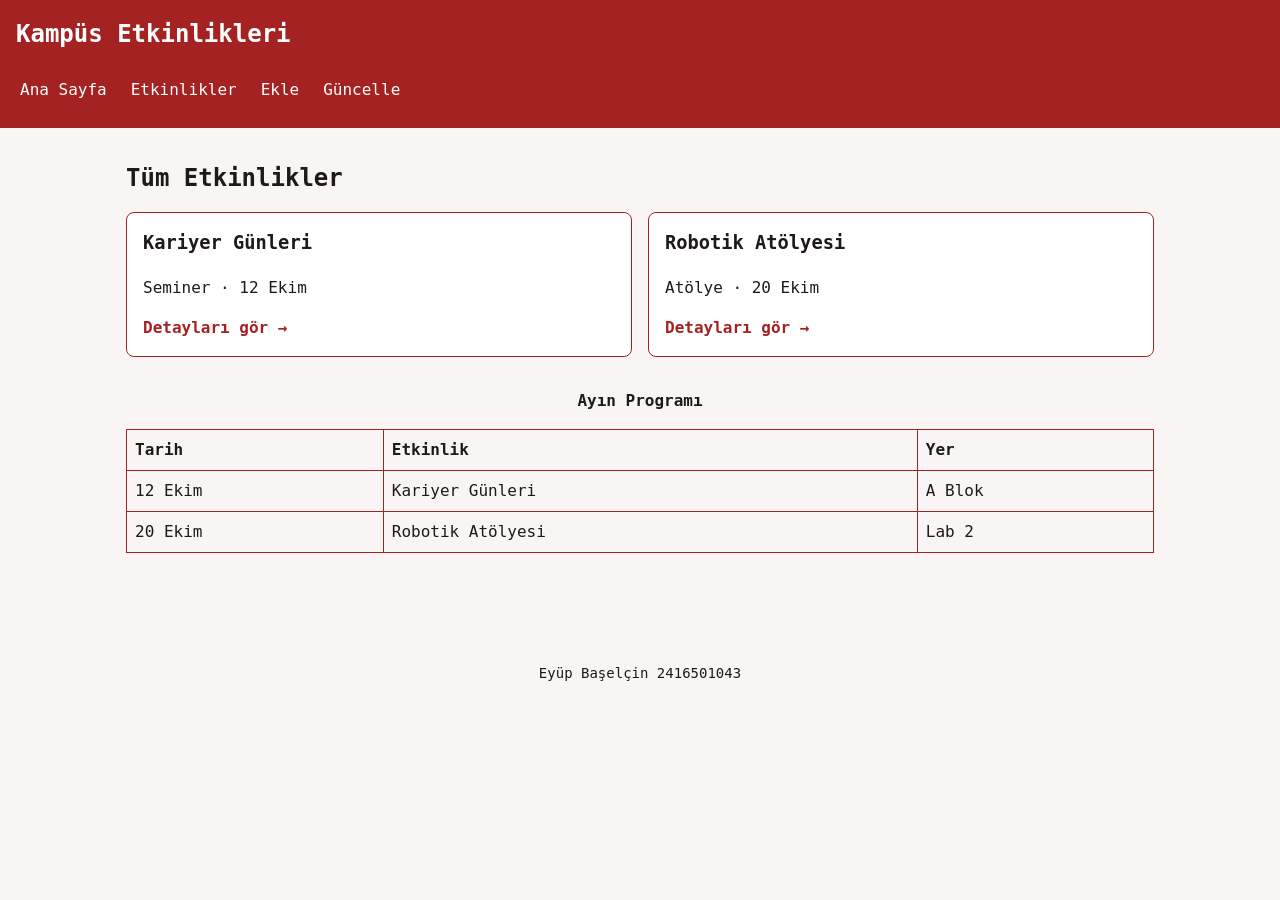
<file: index.html>
<!DOCTYPE html>
<html lang="tr">
<head>
  <meta charset="UTF-8">
  <meta name="viewport" content="width=device-width, initial-scale=1.0">
  <title>Kampüs Etkinlikleri</title>
  <link rel="stylesheet" href="2416501043.css">
</head>
<body class="ana-sayfa">
  <header>
    <h1>Kampüs Etkinlikleri</h1>
    <nav>
      <a href="index.html" aria-current="page">Ana Sayfa</a>
      <a href="etkinlikler.html">Etkinlikler</a>
      <a href="etkinlik-ekle.html">Ekle</a>
      <a href="etkinlik-guncelle.html">Güncelle</a>
    </nav>
  </header>

  <main>
    <h2>Tüm Etkinlikler</h2>
    <section id="etkinlik-listesi" class="etkinlik-listesi" data-limit="2" data-compact="true" aria-label="Yaklaşan etkinlikler"></section>

    <table>
      <caption>Ayın Programı</caption>
      <colgroup>
        <col class="program-tarih">
        <col class="program-etkinlik">
        <col class="program-yer">
      </colgroup>
      <thead>
        <tr>
          <th scope="col">Tarih</th>
          <th scope="col">Etkinlik</th>
          <th scope="col">Yer</th>
        </tr>
      </thead>
      <tbody id="ayin-programi"></tbody>
    </table>
  </main>

  <footer>
    <p>Eyüp Başelçin 2416501043</p>
  </footer>
  <script type="module" src="event-list.js"></script>
</body>
</html>
</file>
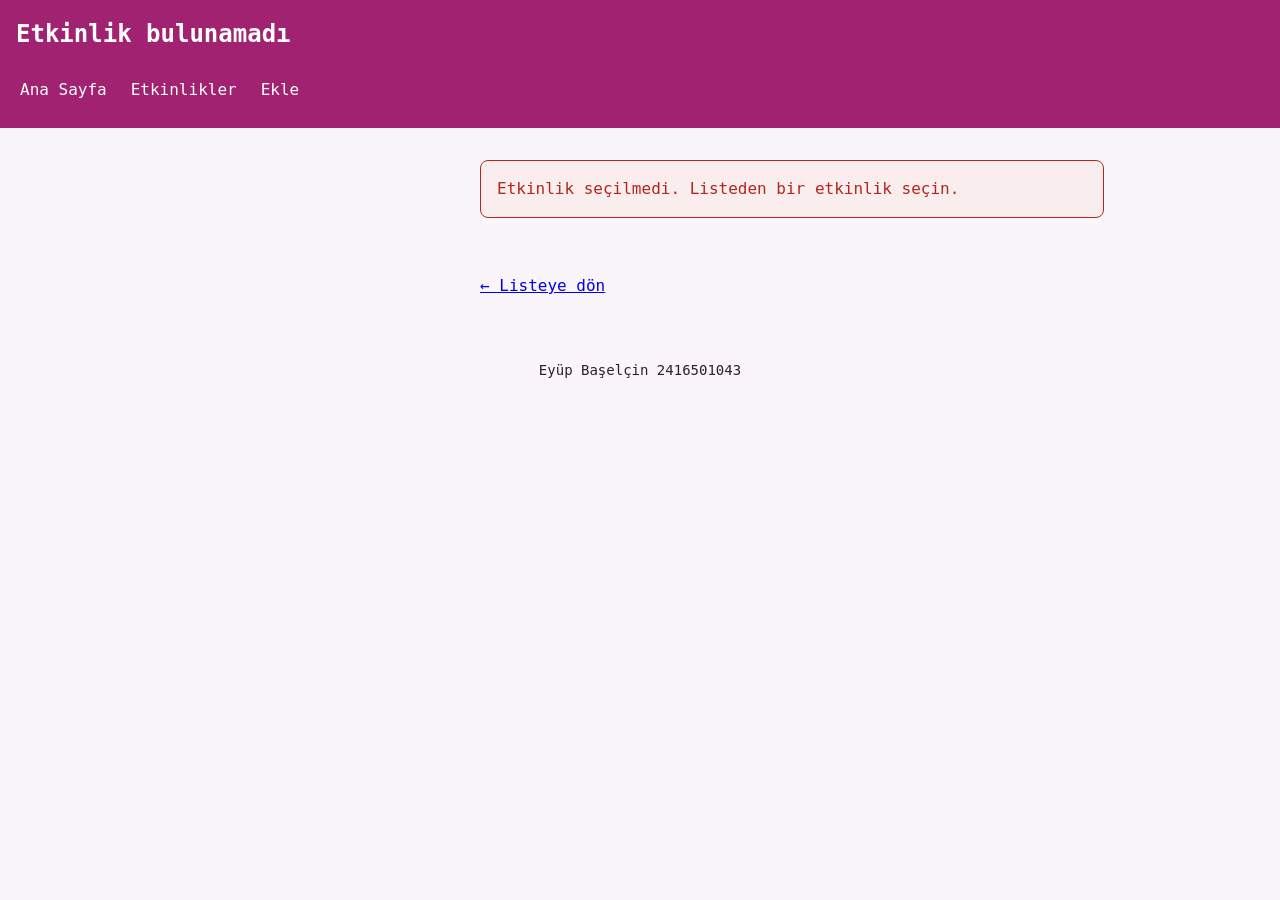
<file: etkinlik-detay.html>
<!DOCTYPE html>
<html lang="tr">
<head>
  <meta charset="UTF-8">
  <meta name="viewport" content="width=device-width, initial-scale=1.0">
  <title>Etkinlik Detayları</title>
  <link rel="stylesheet" href="2416501043.css">
</head>
<body>
  <header>
    <h1>Etkinlik Detayları</h1>
    <nav>
      <a href="index.html">Ana Sayfa</a>
      <a href="etkinlikler.html">Etkinlikler</a>
      <a href="etkinlik-ekle.html">Ekle</a>
    </nav>
  </header>

  <main>
    <article id="detay" class="etkinlik-detay" aria-live="polite"></article>
  </main>

  <footer>
    <p>Eyüp Başelçin 2416501043</p>
  </footer>
  <script type="module" src="event-detail.js"></script>
</body>
</html>
</file>
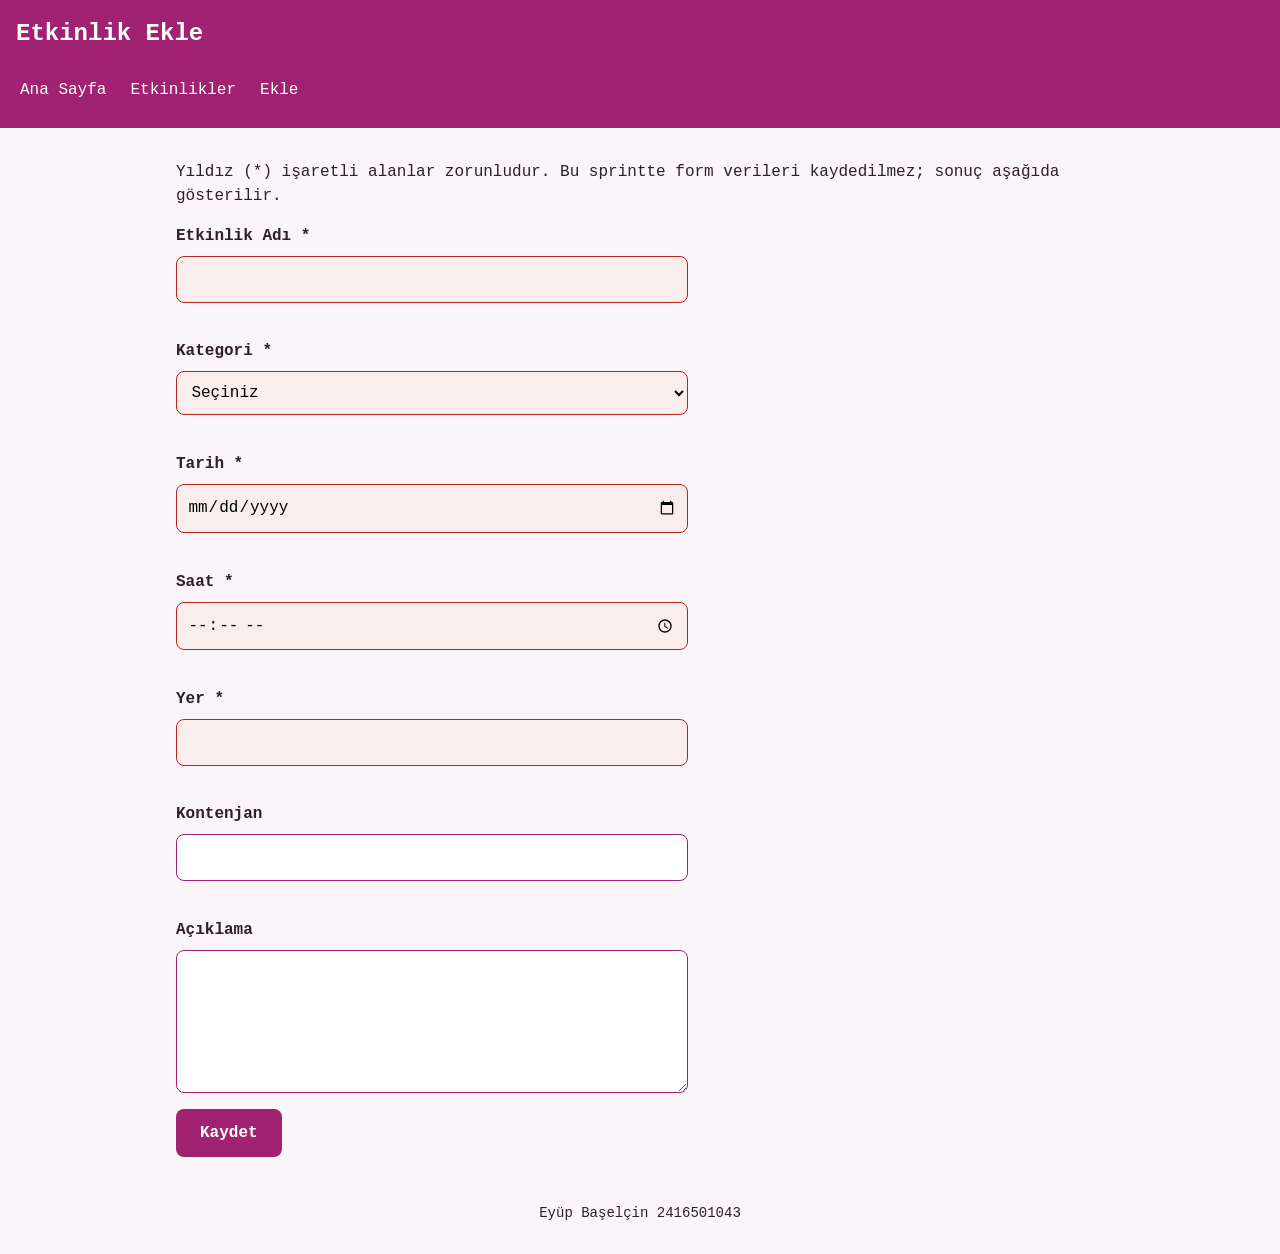
<file: etkinlik-ekle.html>
<!DOCTYPE html>
<html lang="tr">
<head>
  <meta charset="UTF-8">
  <meta name="viewport" content="width=device-width, initial-scale=1.0">
  <title>Etkinlik Ekle</title>
  <link rel="stylesheet" href="2416501043.css">
</head>
<body>
  <header>
    <h1>Etkinlik Ekle</h1>
    <nav>
      <a href="index.html">Ana Sayfa</a>
      <a href="etkinlikler.html">Etkinlikler</a>
      <a href="etkinlik-ekle.html">Ekle</a>
    </nav>
  </header>

  <main>
    <p>Yıldız (*) işaretli alanlar zorunludur. Bu sprintte form verileri kaydedilmez; sonuç aşağıda gösterilir.</p>
    <form id="etkinlik-formu" data-mode="ekle" novalidate>
      <div class="form-alani">
        <label for="ad">Etkinlik Adı *</label>
        <input type="text" id="ad" name="ad" minlength="3" required aria-describedby="ad-hata">
        <small id="ad-hata" class="alan-hatasi"></small>
      </div>

      <div class="form-alani">
        <label for="kategori">Kategori *</label>
        <select id="kategori" name="kategori" required aria-describedby="kategori-hata">
          <option value="" selected>Seçiniz</option>
          <option value="Seminer">Seminer</option>
          <option value="Atölye">Atölye</option>
          <option value="Söyleşi">Söyleşi</option>
          <option value="Yarışma">Yarışma</option>
          <option value="Konferans">Konferans</option>
          <option value="Sosyal">Sosyal</option>
        </select>
        <small id="kategori-hata" class="alan-hatasi"></small>
      </div>

      <div class="form-alani">
        <label for="tarih">Tarih *</label>
        <input type="date" id="tarih" name="tarih" required aria-describedby="tarih-hata">
        <small id="tarih-hata" class="alan-hatasi"></small>
      </div>

      <div class="form-alani">
        <label for="saat">Saat *</label>
        <input type="time" id="saat" name="saat" required aria-describedby="saat-hata">
        <small id="saat-hata" class="alan-hatasi"></small>
      </div>

      <div class="form-alani">
        <label for="yer">Yer *</label>
        <input type="text" id="yer" name="yer" required aria-describedby="yer-hata">
        <small id="yer-hata" class="alan-hatasi"></small>
      </div>

      <div class="form-alani">
        <label for="kontenjan">Kontenjan</label>
        <input type="number" id="kontenjan" name="kontenjan" min="1" max="1000" aria-describedby="kontenjan-hata">
        <small id="kontenjan-hata" class="alan-hatasi"></small>
      </div>

      <div class="form-alani">
        <label for="aciklama">Açıklama</label>
        <textarea id="aciklama" name="aciklama" rows="5"></textarea>
      </div>

      <button type="submit">Kaydet</button>
    </form>
    <div id="form-mesaj" aria-live="polite"></div>
  </main>

  <footer>
    <p>Eyüp Başelçin 2416501043</p>
  </footer>
  <script type="module" src="event-form.js"></script>
</body>
</html>
</file>
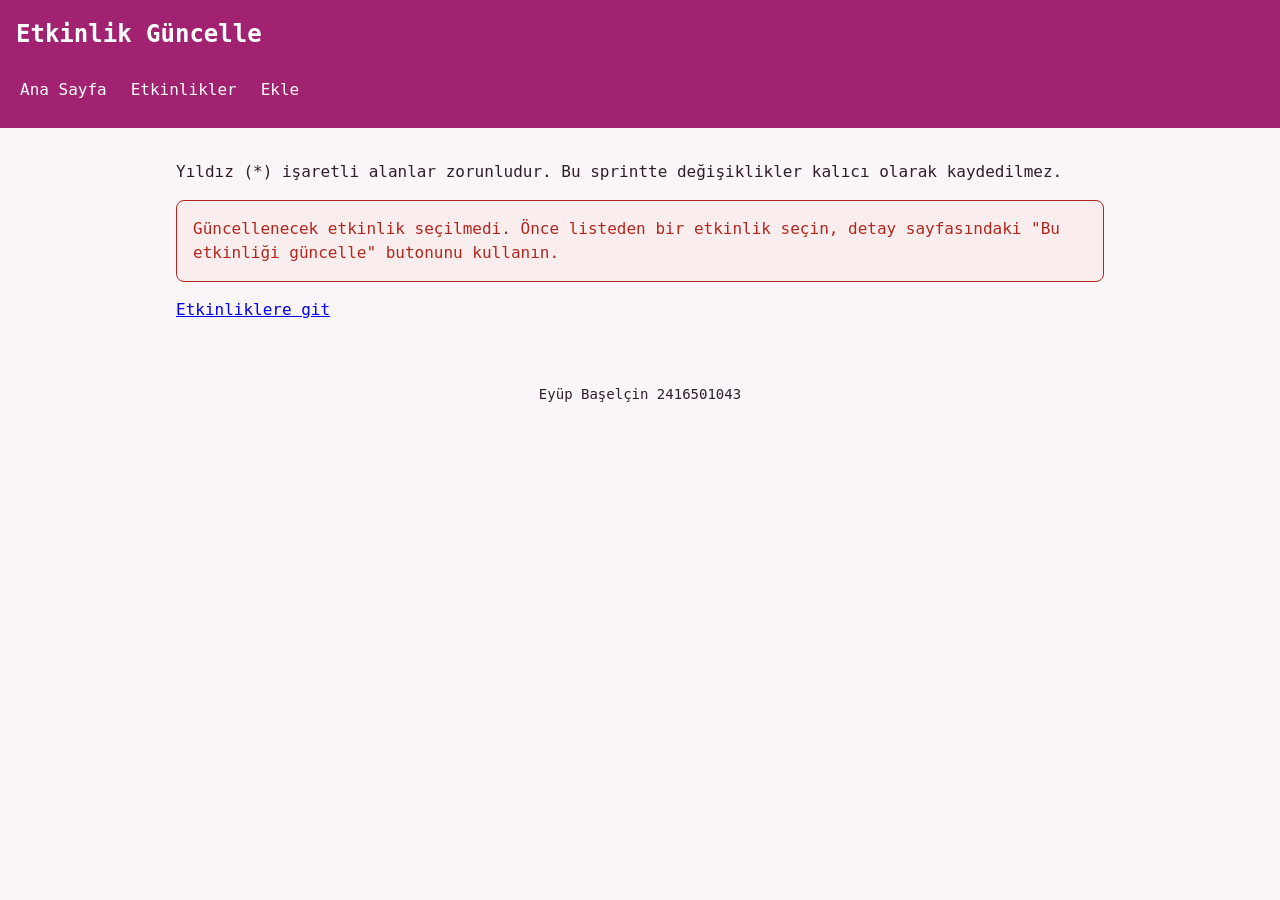
<file: etkinlik-guncelle.html>
<!DOCTYPE html>
<html lang="tr">
<head>
  <meta charset="UTF-8">
  <meta name="viewport" content="width=device-width, initial-scale=1.0">
  <title>Etkinlik Güncelle</title>
  <link rel="stylesheet" href="2416501043.css">
</head>
<body>
  <header>
    <h1>Etkinlik Güncelle</h1>
    <nav>
      <a href="index.html">Ana Sayfa</a>
      <a href="etkinlikler.html">Etkinlikler</a>
      <a href="etkinlik-ekle.html">Ekle</a>
    </nav>
  </header>

  <main>
    <p>Yıldız (*) işaretli alanlar zorunludur. Bu sprintte değişiklikler kalıcı olarak kaydedilmez.</p>
    <form id="etkinlik-formu" data-mode="guncelle" novalidate>
      <div class="form-alani">
        <label for="ad">Etkinlik Adı *</label>
        <input type="text" id="ad" name="ad" minlength="3" required aria-describedby="ad-hata">
        <small id="ad-hata" class="alan-hatasi"></small>
      </div>

      <div class="form-alani">
        <label for="kategori">Kategori *</label>
        <select id="kategori" name="kategori" required aria-describedby="kategori-hata">
          <option value="">Seçiniz</option>
          <option value="Seminer">Seminer</option>
          <option value="Atölye">Atölye</option>
          <option value="Söyleşi">Söyleşi</option>
          <option value="Yarışma">Yarışma</option>
          <option value="Konferans">Konferans</option>
          <option value="Sosyal">Sosyal</option>
        </select>
        <small id="kategori-hata" class="alan-hatasi"></small>
      </div>

      <div class="form-alani">
        <label for="tarih">Tarih *</label>
        <input type="date" id="tarih" name="tarih" required aria-describedby="tarih-hata">
        <small id="tarih-hata" class="alan-hatasi"></small>
      </div>

      <div class="form-alani">
        <label for="saat">Saat *</label>
        <input type="time" id="saat" name="saat" required aria-describedby="saat-hata">
        <small id="saat-hata" class="alan-hatasi"></small>
      </div>

      <div class="form-alani">
        <label for="yer">Yer *</label>
        <input type="text" id="yer" name="yer" required aria-describedby="yer-hata">
        <small id="yer-hata" class="alan-hatasi"></small>
      </div>

      <div class="form-alani">
        <label for="kontenjan">Kontenjan</label>
        <input type="number" id="kontenjan" name="kontenjan" min="1" max="1000" aria-describedby="kontenjan-hata">
        <small id="kontenjan-hata" class="alan-hatasi"></small>
      </div>

      <div class="form-alani">
        <label for="aciklama">Açıklama</label>
        <textarea id="aciklama" name="aciklama" rows="5"></textarea>
      </div>

      <button type="submit">Güncelle</button>
    </form>
    <div id="form-mesaj" aria-live="polite"></div>
  </main>

  <footer>
    <p>Eyüp Başelçin 2416501043</p>
  </footer>
  <script type="module" src="event-form.js"></script>
</body>
</html>
</file>
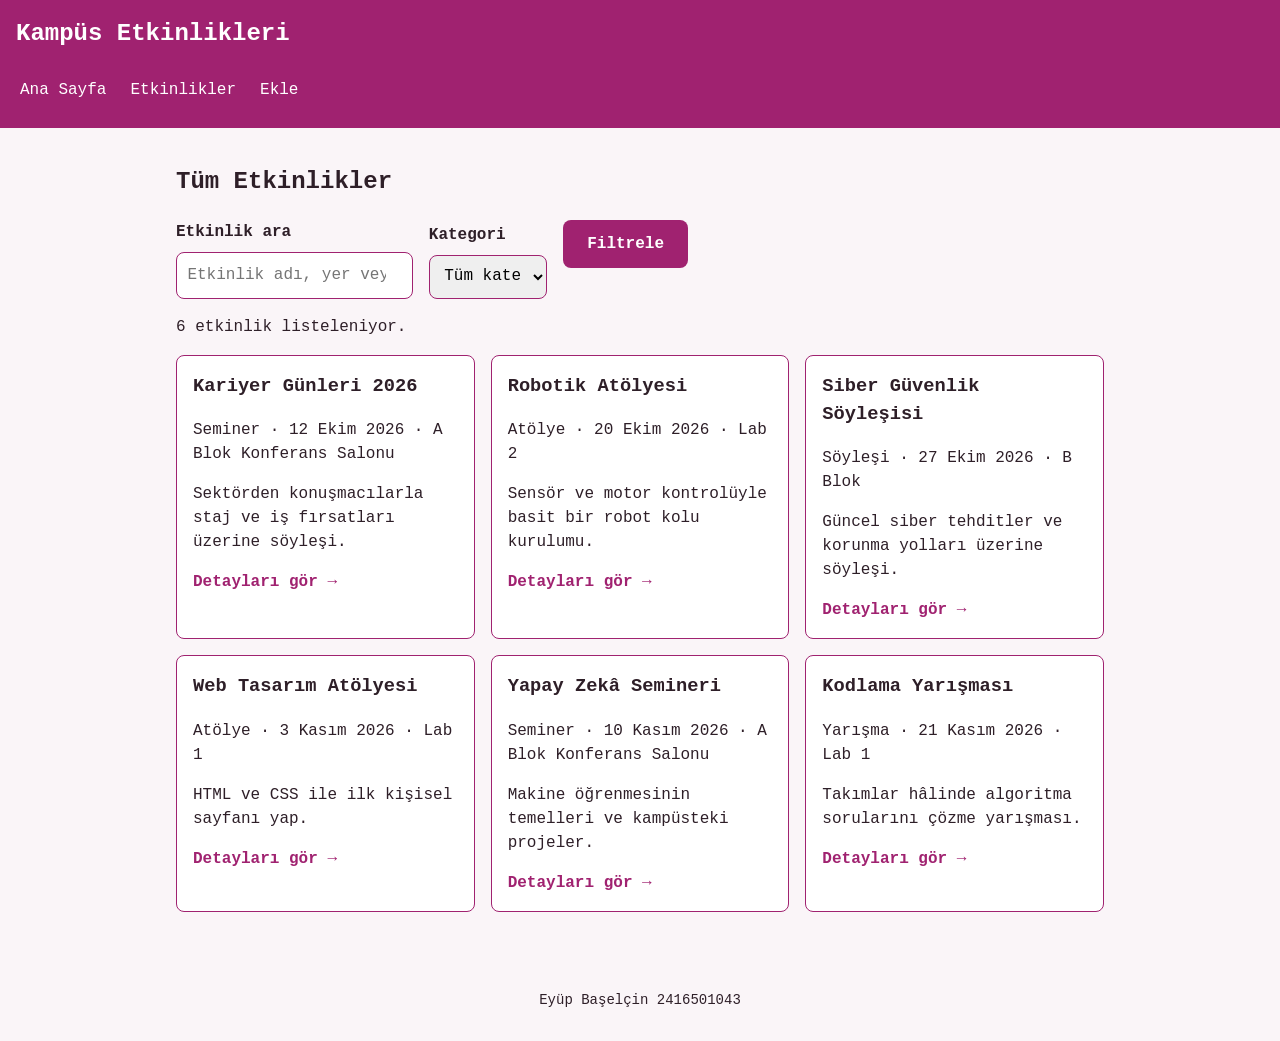
<file: etkinlikler.html>
<!DOCTYPE html>
<html lang="tr">
<head>
  <meta charset="UTF-8">
  <meta name="viewport" content="width=device-width, initial-scale=1.0">
  <title>Kampüs Etkinlikleri</title>
  <link rel="stylesheet" href="2416501043.css">
</head>
<body>
  <header>
    <h1>Kampüs Etkinlikleri</h1>
    <nav>
      <a href="index.html">Ana Sayfa</a>
      <a href="etkinlikler.html">Etkinlikler</a>
      <a href="etkinlik-ekle.html">Ekle</a>
    </nav>
  </header>

  <main>
    <h2>Tüm Etkinlikler</h2>

    <form id="filtre-formu" class="filtre-formu" role="search">
      <div class="form-alani">
        <label for="arama">Etkinlik ara</label>
        <input type="search" id="arama" name="arama" placeholder="Etkinlik adı, yer veya açıklama">
      </div>

      <div class="form-alani">
        <label for="kategori-filtre">Kategori</label>
        <select id="kategori-filtre" name="kategori">
          <option value="">Tüm kategoriler</option>
        </select>
      </div>

      <button type="submit">Filtrele</button>
    </form>

    <p id="sonuc" role="status" aria-live="polite"></p>
    <section id="etkinlik-listesi" class="etkinlik-listesi" aria-label="Etkinlikler"></section>
  </main>

  <footer>
    <p>Eyüp Başelçin 2416501043</p>
  </footer>
  <script type="module" src="event-list.js"></script>
</body>
</html>
</file>
<file: 2416501043.css>
/* Eyüp Başelçin — 2416501043 */
:root {
  --no: 2416501043;
  --ton: mod(var(--no), 360);
  --renk-ana: hsl(var(--ton) 65% 38%);
  --renk-zemin: hsl(var(--ton) 30% 97%);
  --renk-metin: hsl(var(--ton) 20% 15%);
  --renk-hata: #b3261e;
  --font: "Lucida Console", monospace;
  --bosluk-m: 1rem;
  --kose: 8px;
}

* {
  box-sizing: border-box;
}

body {
  margin: 0;
  font-family: var(--font);
  color: var(--renk-metin);
  background: var(--renk-zemin);
  line-height: 1.5;
  font-size: 1rem;
}

body.ana-sayfa {
  --renk-ana: #a52222;
  --renk-zemin: #faf5f5;
  --renk-metin: #1f1919;
}

img {
  max-width: 100%;
  height: auto;
}

table {
  max-width: 100%;
}

/* Header / nav */
header {
  background: var(--renk-ana);
  color: #fff;
  padding: var(--bosluk-m);
}

header h1 {
  margin: 0 0 var(--bosluk-m) 0;
  font-size: 1.5rem;
}

nav {
  display: flex;
  flex-wrap: wrap;
  gap: var(--bosluk-m);
}

nav a {
  color: #fff;
  text-decoration: none;
  padding: 0.5rem 0.25rem;
  min-height: 44px;
  display: inline-flex;
  align-items: center;
}

nav a:hover,
nav a:focus-visible {
  text-decoration: underline;
}

a:focus-visible,
button:focus-visible,
input:focus-visible,
select:focus-visible,
textarea:focus-visible {
  outline: 3px solid var(--renk-ana);
  outline-offset: 2px;
}

/* Main layout */
main {
  max-width: 960px;
  margin: 0 auto;
  padding: var(--bosluk-m);
}

body.ana-sayfa main {
  max-width: 1060px;
  padding: 2rem 1rem 3rem;
}

body.ana-sayfa main > h2 {
  margin-top: 0;
  margin-bottom: var(--bosluk-m);
}

body.ana-sayfa .program-tarih {
  width: 25%;
}

body.ana-sayfa .program-etkinlik {
  width: 52%;
}

body.ana-sayfa .program-yer {
  width: 23%;
}

footer {
  padding: var(--bosluk-m);
  text-align: center;
  font-size: 0.875rem;
  color: var(--renk-metin);
}

/* Etkinlik kartları */
section {
  display: grid;
  grid-template-columns: 1fr;
  gap: var(--bosluk-m);
  margin-bottom: calc(var(--bosluk-m) * 2);
}

section > article {
  background: #fff;
  border: 1px solid var(--renk-ana);
  border-radius: var(--kose);
  padding: var(--bosluk-m);
}

section > article h3 {
  margin-top: 0;
}

section > article a {
  color: var(--renk-ana);
  font-weight: bold;
  text-decoration: none;
}

section > article a:hover,
section > article a:focus-visible {
  text-decoration: underline;
}

.etkinlik-listesi > article {
  min-width: 0;
}

.etkinlik-detay > h2,
.etkinlik-detay > p {
  grid-column: 2;
}

.etkinlik-detay > .baglantilar {
  display: flex;
  flex-wrap: wrap;
  gap: var(--bosluk-m);
}

.filtre-formu {
  display: grid;
  grid-template-columns: 1fr;
  align-items: end;
  margin-bottom: var(--bosluk-m);
}

.form-alani {
  display: flex;
  flex-direction: column;
  gap: 0.25rem;
}

.form-alani label {
  font-weight: bold;
}

.alan-hatasi {
  min-height: 1.25em;
  color: var(--renk-hata);
}

.hata-kutusu,
.basari-kutusu {
  padding: var(--bosluk-m);
  border: 1px solid;
  border-radius: var(--kose);
  margin: var(--bosluk-m) 0;
}

.hata-kutusu {
  color: var(--renk-hata);
  border-color: var(--renk-hata);
  background: color-mix(in srgb, var(--renk-hata) 8%, #fff);
}

.basari-kutusu {
  color: #176b36;
  border-color: #2f8f4e;
  background: #effaf2;
}

.basari-kutusu pre {
  overflow-wrap: anywhere;
  white-space: pre-wrap;
}

input[aria-invalid="true"],
select[aria-invalid="true"] {
  border-color: var(--renk-hata);
}

@media (min-width: 700px) {
  section {
    grid-template-columns: repeat(auto-fit, minmax(240px, 1fr));
  }

  .filtre-formu {
    grid-template-columns: 2fr 1fr auto;
  }
}

/* Ayın Programı tablosu */
table {
  width: 100%;
  border-collapse: collapse;
  margin-bottom: calc(var(--bosluk-m) * 2);
}

table caption {
  font-weight: bold;
  padding-bottom: var(--bosluk-m);
  text-align: center;
}

table th,
table td {
  border: 1px solid var(--renk-ana);
  padding: 0.5rem;
  text-align: left;
}

/* Etkinlik detay: afiş + künye */
article > figure {
  margin: 0 0 var(--bosluk-m) 0;
}

article > dl {
  display: grid;
  grid-template-columns: auto 1fr;
  gap: 0.25rem var(--bosluk-m);
  margin: 0 0 var(--bosluk-m) 0;
}

article > dl dt {
  font-weight: bold;
}

article > dl dd {
  margin: 0;
}

@media (min-width: 700px) {
  main > article {
    display: grid;
    grid-template-columns: 280px 1fr;
    gap: calc(var(--bosluk-m) * 1.5);
    align-items: start;
  }

  main > article > figure,
  main > article > dl,
  main > article > a {
    grid-column: 2;
  }

  main > article > figure {
    grid-column: 1;
    grid-row: 1 / span 3;
  }
}

/* Formlar */
form {
  display: flex;
  flex-direction: column;
  gap: var(--bosluk-m);
  max-width: 32rem;
}

form label {
  display: block;
  font-weight: bold;
  margin-bottom: 0.25rem;
}

form input,
form select,
form textarea {
  width: 100%;
  padding: 0.65rem;
  border: 1px solid var(--renk-ana);
  border-radius: var(--kose);
  font: inherit;
  min-height: 44px;
}

form textarea {
  min-height: 6rem;
}

form input:required:invalid,
form select:required:invalid,
form textarea:required:invalid {
  border-color: var(--renk-hata);
  background: color-mix(in srgb, var(--renk-hata) 8%, #fff);
}

form button {
  align-self: flex-start;
  background: var(--renk-ana);
  color: #fff;
  border: none;
  border-radius: var(--kose);
  padding: 0.75rem 1.5rem;
  font: inherit;
  font-weight: bold;
  min-height: 44px;
  cursor: pointer;
}

form button:hover {
  filter: brightness(1.1);
}
</file>
